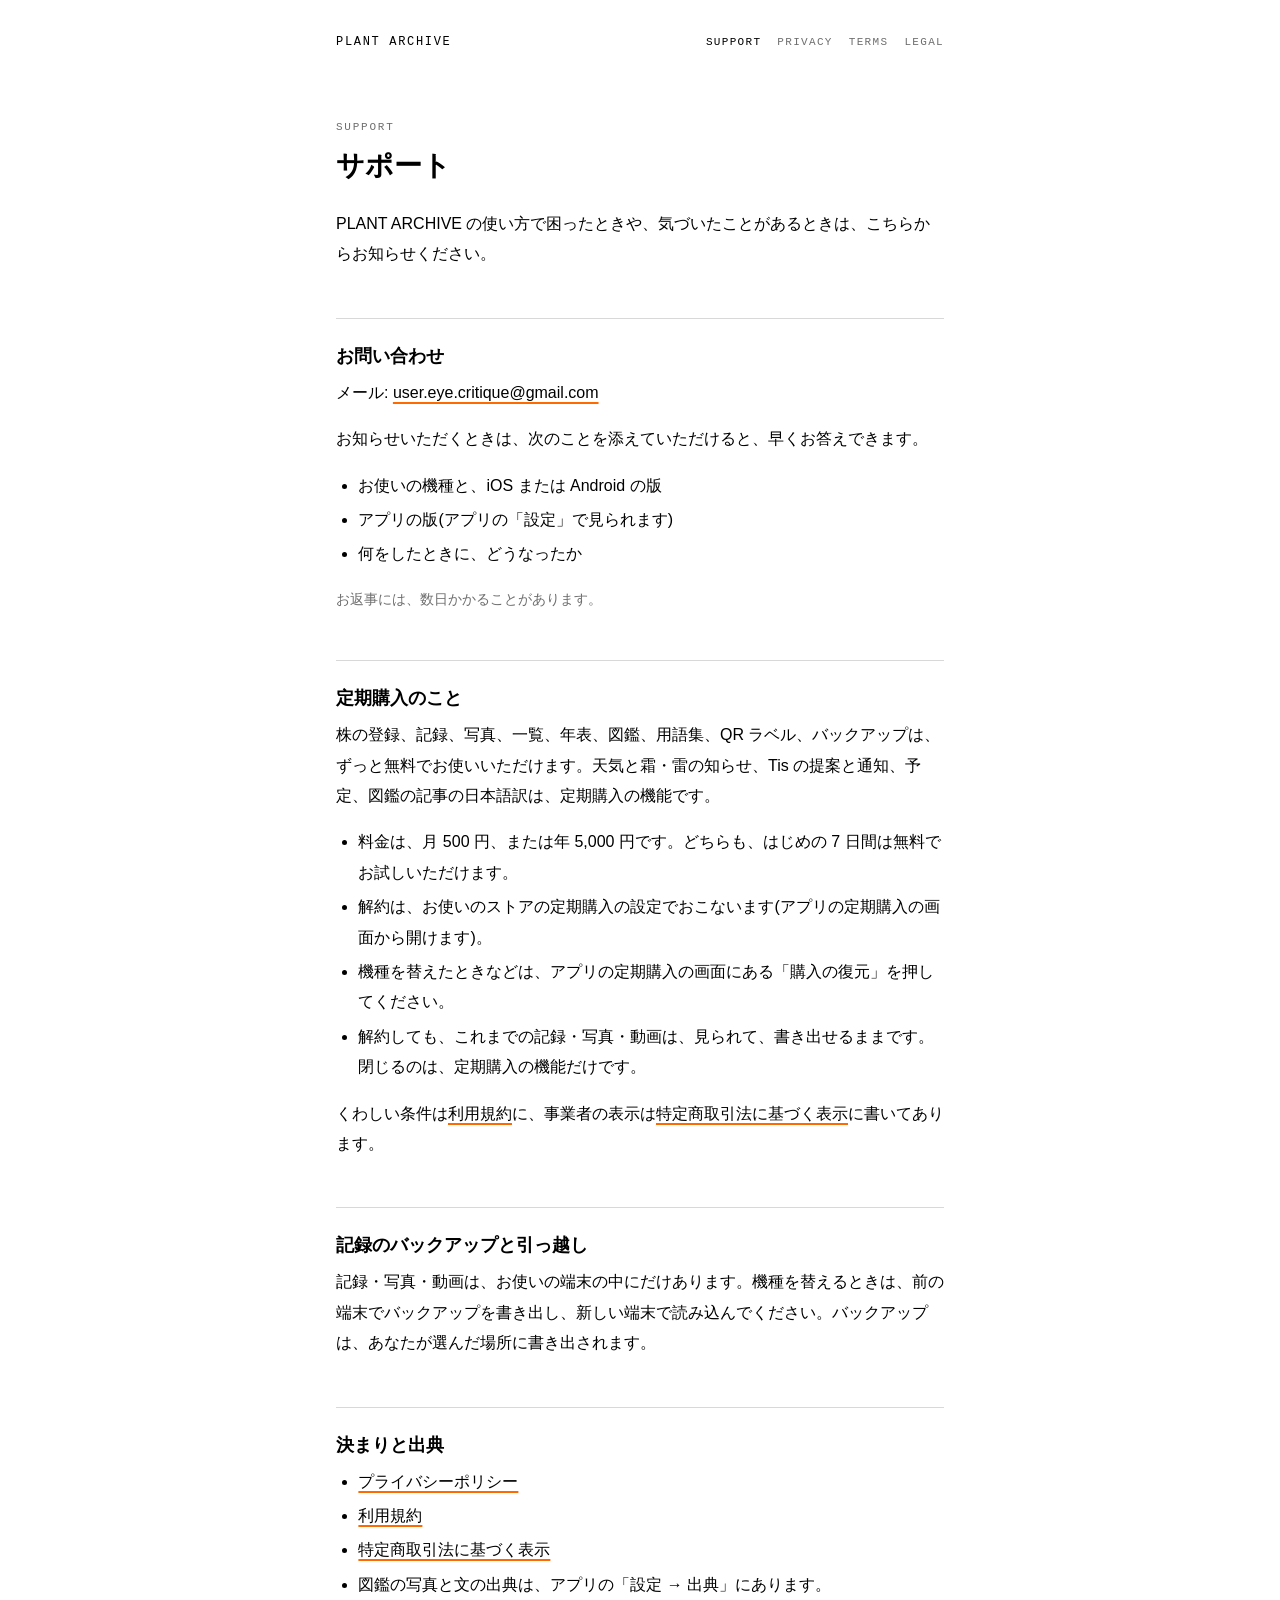
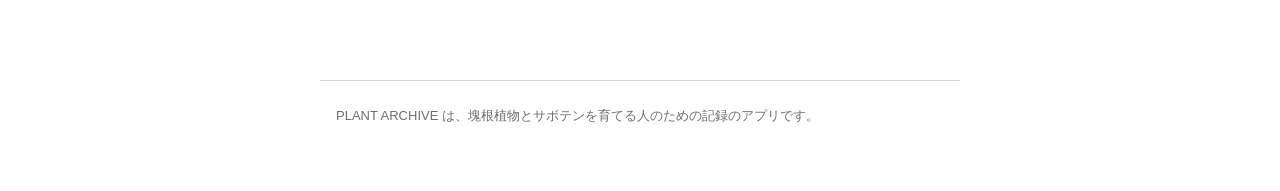
<file: index.html>
<!doctype html>
<html lang="ja">
<head>
<meta charset="utf-8">
<meta name="viewport" content="width=device-width, initial-scale=1">
<meta name="color-scheme" content="light dark">
<meta name="description" content="PLANT ARCHIVE のサポートのページです。">
<title>サポート | PLANT ARCHIVE</title>
<link rel="stylesheet" href="style.css">
</head>
<body>
<header class="site">
<a class="brand" href="index.html">PLANT ARCHIVE</a>
<nav class="site" aria-label="ページ"><a href="index.html" aria-current="page">SUPPORT</a><a href="privacy.html">PRIVACY</a><a href="terms.html">TERMS</a><a href="tokushoho.html">LEGAL</a></nav>
</header>
<main>
<p class="label">SUPPORT</p>
<h1>サポート</h1>
<p class="lead">PLANT ARCHIVE の使い方で困ったときや、気づいたことがあるときは、こちらからお知らせください。</p>

<h2>お問い合わせ</h2>
<p>メール: <a href="mailto:user.eye.critique@gmail.com">user.eye.critique@gmail.com</a></p>
<p>お知らせいただくときは、次のことを添えていただけると、早くお答えできます。</p>
<ul>
<li>お使いの機種と、iOS または Android の版</li>
<li>アプリの版(アプリの「設定」で見られます)</li>
<li>何をしたときに、どうなったか</li>
</ul>
<p class="note">お返事には、数日かかることがあります。</p>

<h2>定期購入のこと</h2>
<p>株の登録、記録、写真、一覧、年表、図鑑、用語集、QR ラベル、バックアップは、ずっと無料でお使いいただけます。天気と霜・雷の知らせ、Tis の提案と通知、予定、図鑑の記事の日本語訳は、定期購入の機能です。</p>
<ul>
<li>料金は、月 500 円、または年 5,000 円です。どちらも、はじめの 7 日間は無料でお試しいただけます。</li>
<li>解約は、お使いのストアの定期購入の設定でおこないます(アプリの定期購入の画面から開けます)。</li>
<li>機種を替えたときなどは、アプリの定期購入の画面にある「購入の復元」を押してください。</li>
<li>解約しても、これまでの記録・写真・動画は、見られて、書き出せるままです。閉じるのは、定期購入の機能だけです。</li>
</ul>
<p>くわしい条件は<a href="terms.html">利用規約</a>に、事業者の表示は<a href="tokushoho.html">特定商取引法に基づく表示</a>に書いてあります。</p>

<h2>記録のバックアップと引っ越し</h2>
<p>記録・写真・動画は、お使いの端末の中にだけあります。機種を替えるときは、前の端末でバックアップを書き出し、新しい端末で読み込んでください。バックアップは、あなたが選んだ場所に書き出されます。</p>

<h2>決まりと出典</h2>
<ul>
<li><a href="privacy.html">プライバシーポリシー</a></li>
<li><a href="terms.html">利用規約</a></li>
<li><a href="tokushoho.html">特定商取引法に基づく表示</a></li>
<li>図鑑の写真と文の出典は、アプリの「設定 → 出典」にあります。</li>
</ul>
</main>
<footer class="site">
<p>PLANT ARCHIVE は、塊根植物とサボテンを育てる人のための記録のアプリです。</p>
</footer>
</body>
</html>
</file>
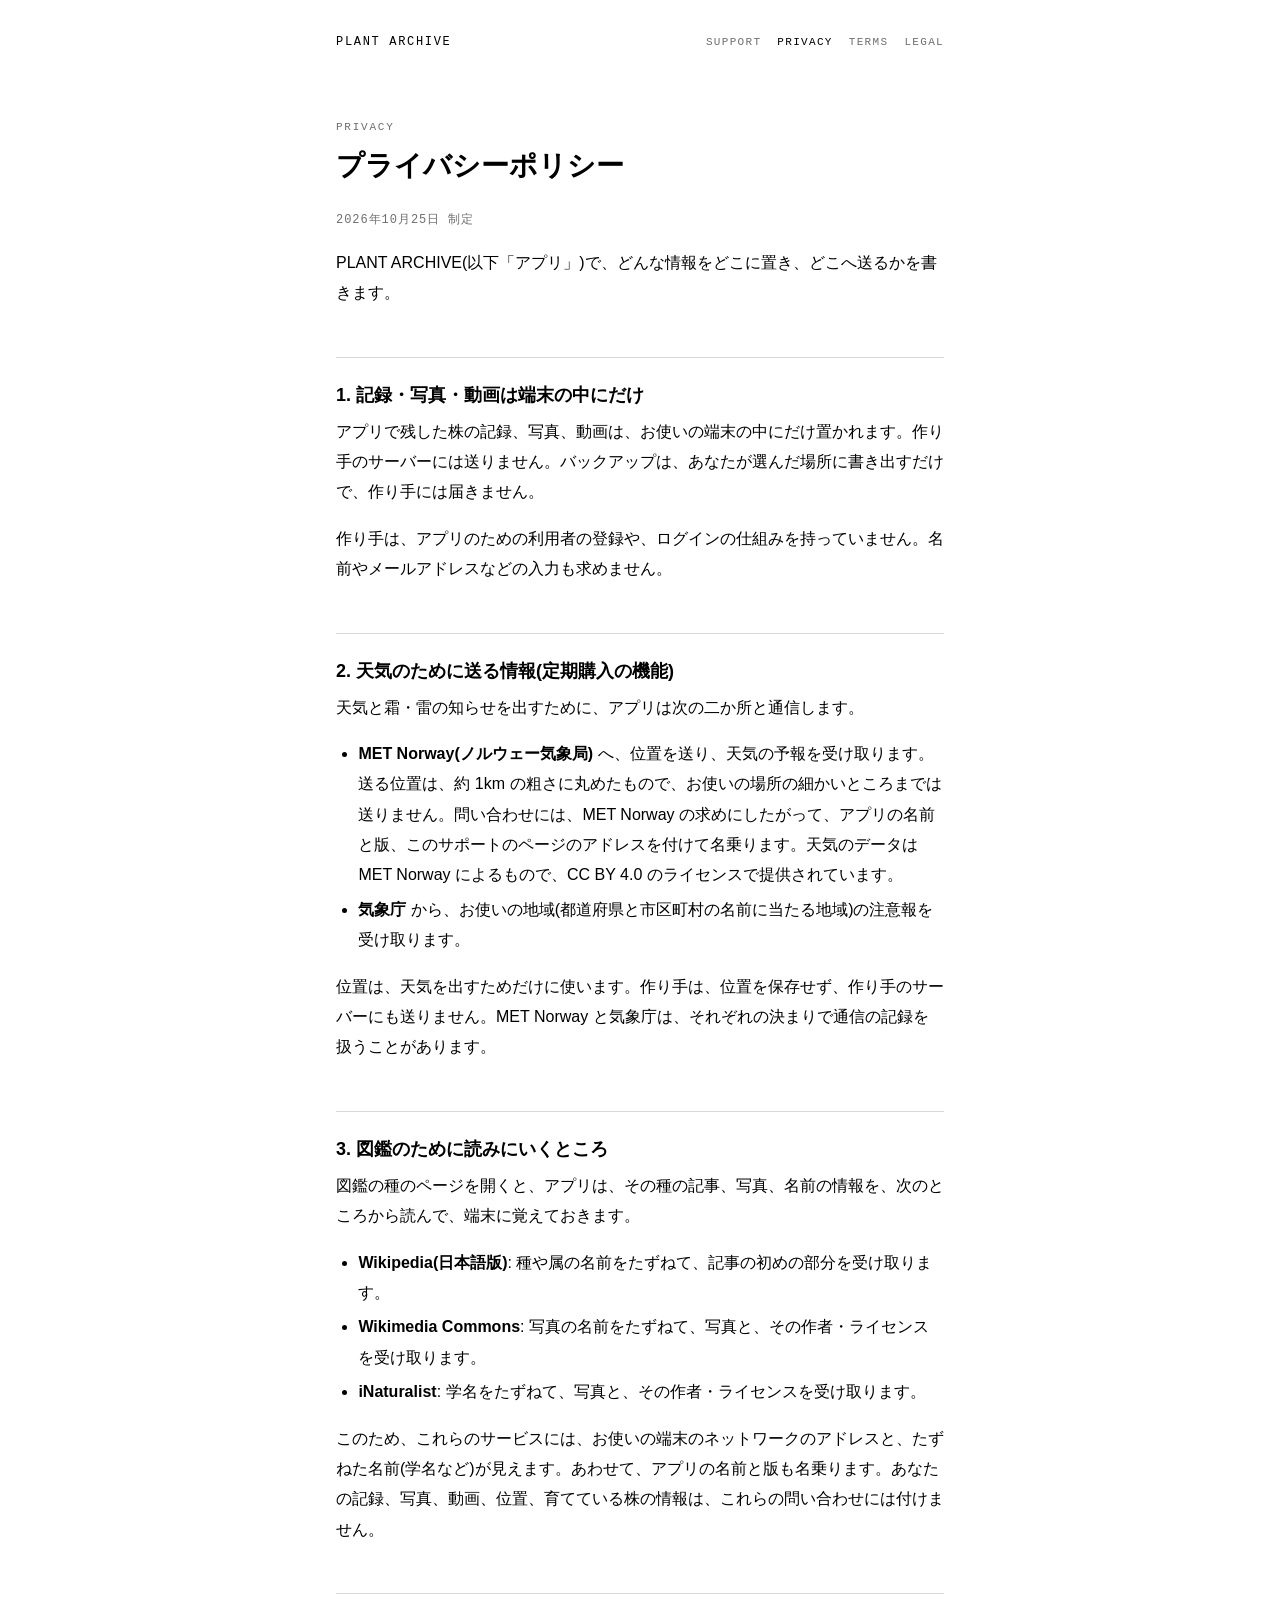
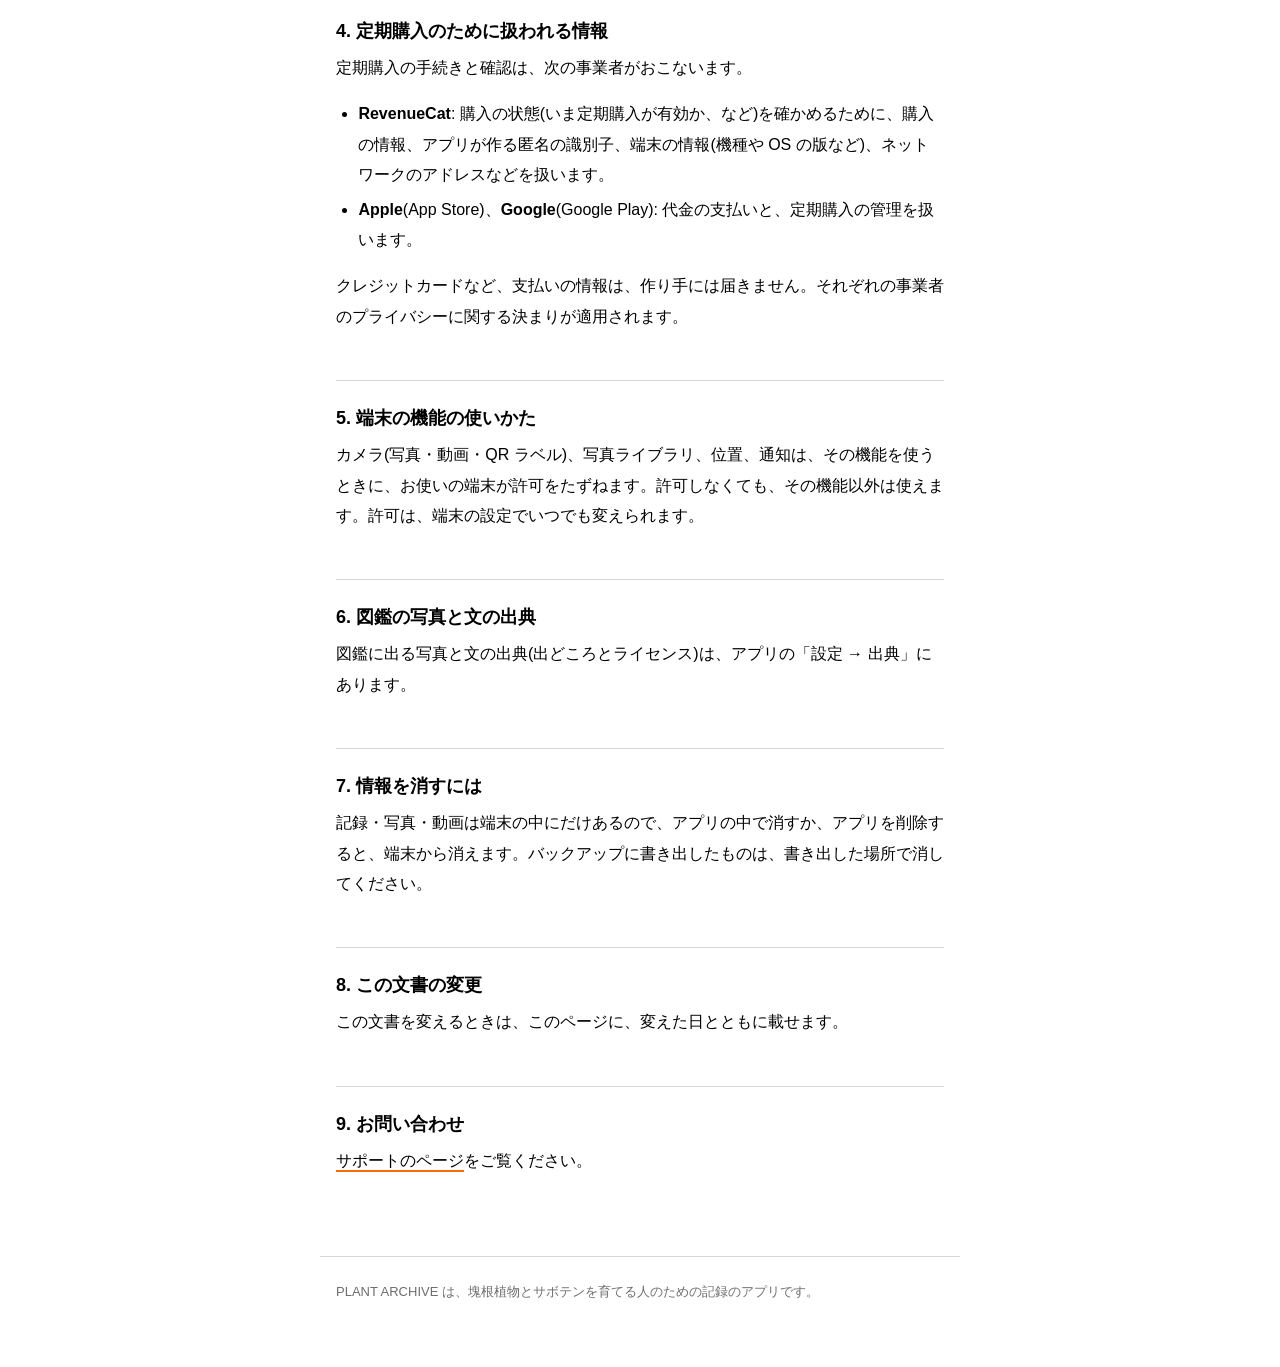
<file: privacy.html>
<!doctype html>
<html lang="ja">
<head>
<meta charset="utf-8">
<meta name="viewport" content="width=device-width, initial-scale=1">
<meta name="color-scheme" content="light dark">
<meta name="description" content="PLANT ARCHIVE のプライバシーポリシーです。">
<title>プライバシーポリシー | PLANT ARCHIVE</title>
<link rel="stylesheet" href="style.css">
</head>
<body>
<header class="site">
<a class="brand" href="index.html">PLANT ARCHIVE</a>
<nav class="site" aria-label="ページ"><a href="index.html">SUPPORT</a><a href="privacy.html" aria-current="page">PRIVACY</a><a href="terms.html">TERMS</a><a href="tokushoho.html">LEGAL</a></nav>
</header>
<main>
<p class="label">PRIVACY</p>
<h1>プライバシーポリシー</h1>
<p class="date">2026年10月25日 制定</p>
<p class="lead">PLANT ARCHIVE(以下「アプリ」)で、どんな情報をどこに置き、どこへ送るかを書きます。</p>

<h2>1. 記録・写真・動画は端末の中にだけ</h2>
<p>アプリで残した株の記録、写真、動画は、お使いの端末の中にだけ置かれます。作り手のサーバーには送りません。バックアップは、あなたが選んだ場所に書き出すだけで、作り手には届きません。</p>
<p>作り手は、アプリのための利用者の登録や、ログインの仕組みを持っていません。名前やメールアドレスなどの入力も求めません。</p>

<h2>2. 天気のために送る情報(定期購入の機能)</h2>
<p>天気と霜・雷の知らせを出すために、アプリは次の二か所と通信します。</p>
<ul>
<li><strong>MET Norway(ノルウェー気象局)</strong> へ、位置を送り、天気の予報を受け取ります。送る位置は、約 1km の粗さに丸めたもので、お使いの場所の細かいところまでは送りません。問い合わせには、MET Norway の求めにしたがって、アプリの名前と版、このサポートのページのアドレスを付けて名乗ります。天気のデータは MET Norway によるもので、CC BY 4.0 のライセンスで提供されています。</li>
<li><strong>気象庁</strong> から、お使いの地域(都道府県と市区町村の名前に当たる地域)の注意報を受け取ります。</li>
</ul>
<p>位置は、天気を出すためだけに使います。作り手は、位置を保存せず、作り手のサーバーにも送りません。MET Norway と気象庁は、それぞれの決まりで通信の記録を扱うことがあります。</p>

<h2>3. 図鑑のために読みにいくところ</h2>
<p>図鑑の種のページを開くと、アプリは、その種の記事、写真、名前の情報を、次のところから読んで、端末に覚えておきます。</p>
<ul>
<li><strong>Wikipedia(日本語版)</strong>: 種や属の名前をたずねて、記事の初めの部分を受け取ります。</li>
<li><strong>Wikimedia Commons</strong>: 写真の名前をたずねて、写真と、その作者・ライセンスを受け取ります。</li>
<li><strong>iNaturalist</strong>: 学名をたずねて、写真と、その作者・ライセンスを受け取ります。</li>
</ul>
<p>このため、これらのサービスには、お使いの端末のネットワークのアドレスと、たずねた名前(学名など)が見えます。あわせて、アプリの名前と版も名乗ります。あなたの記録、写真、動画、位置、育てている株の情報は、これらの問い合わせには付けません。</p>

<h2>4. 定期購入のために扱われる情報</h2>
<p>定期購入の手続きと確認は、次の事業者がおこないます。</p>
<ul>
<li><strong>RevenueCat</strong>: 購入の状態(いま定期購入が有効か、など)を確かめるために、購入の情報、アプリが作る匿名の識別子、端末の情報(機種や OS の版など)、ネットワークのアドレスなどを扱います。</li>
<li><strong>Apple</strong>(App Store)、<strong>Google</strong>(Google Play): 代金の支払いと、定期購入の管理を扱います。</li>
</ul>
<p>クレジットカードなど、支払いの情報は、作り手には届きません。それぞれの事業者のプライバシーに関する決まりが適用されます。</p>

<h2>5. 端末の機能の使いかた</h2>
<p>カメラ(写真・動画・QR ラベル)、写真ライブラリ、位置、通知は、その機能を使うときに、お使いの端末が許可をたずねます。許可しなくても、その機能以外は使えます。許可は、端末の設定でいつでも変えられます。</p>

<h2>6. 図鑑の写真と文の出典</h2>
<p>図鑑に出る写真と文の出典(出どころとライセンス)は、アプリの「設定 → 出典」にあります。</p>

<h2>7. 情報を消すには</h2>
<p>記録・写真・動画は端末の中にだけあるので、アプリの中で消すか、アプリを削除すると、端末から消えます。バックアップに書き出したものは、書き出した場所で消してください。</p>

<h2>8. この文書の変更</h2>
<p>この文書を変えるときは、このページに、変えた日とともに載せます。</p>

<h2>9. お問い合わせ</h2>
<p><a href="index.html">サポートのページ</a>をご覧ください。</p>
</main>
<footer class="site">
<p>PLANT ARCHIVE は、塊根植物とサボテンを育てる人のための記録のアプリです。</p>
</footer>
</body>
</html>
</file>
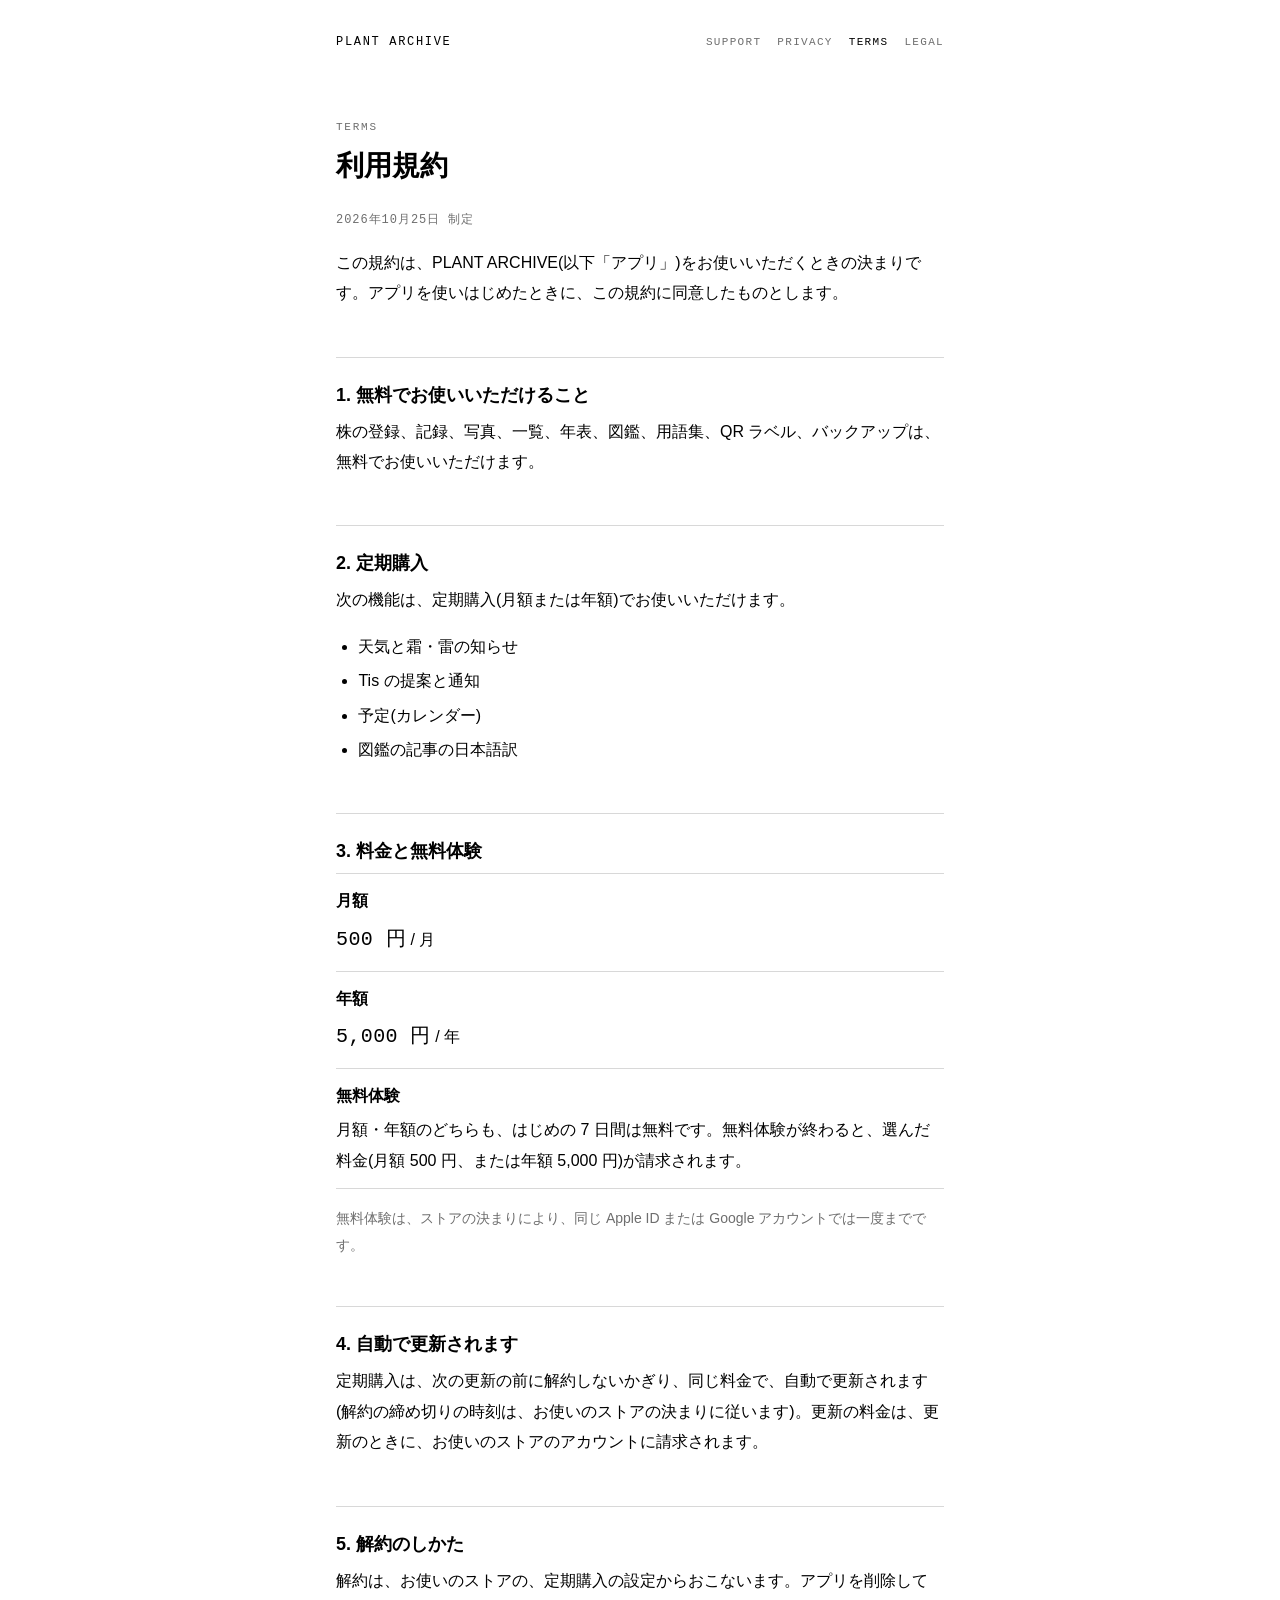
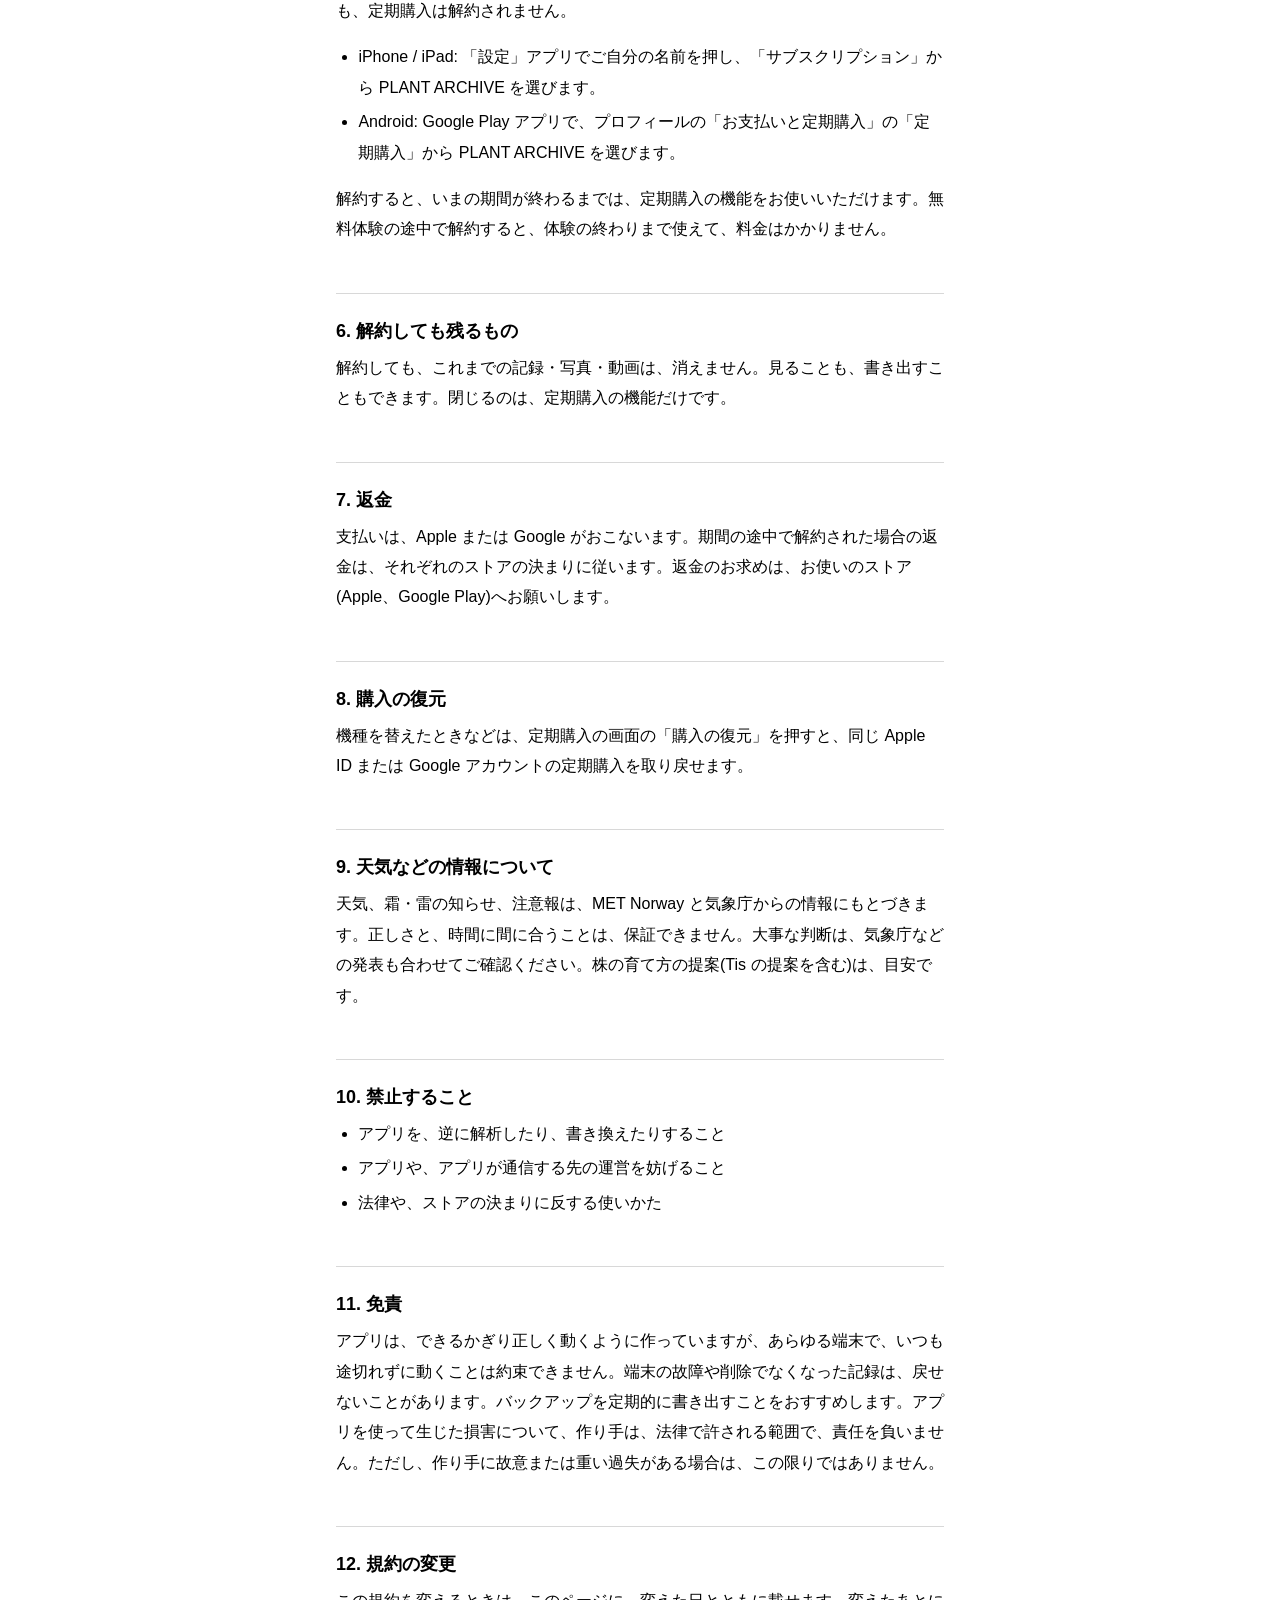
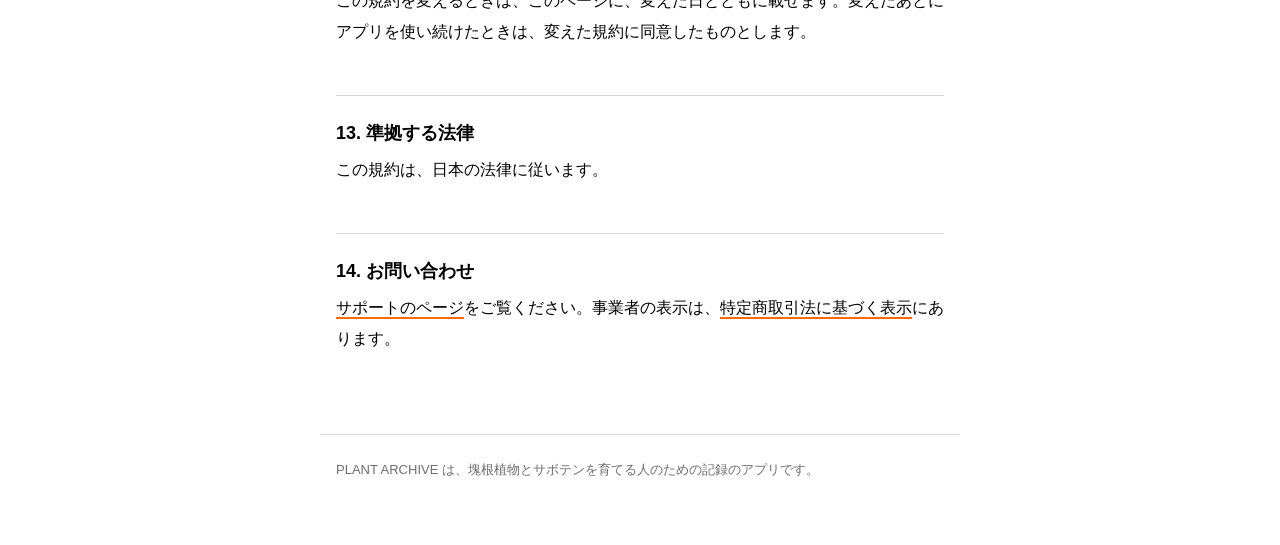
<file: terms.html>
<!doctype html>
<html lang="ja">
<head>
<meta charset="utf-8">
<meta name="viewport" content="width=device-width, initial-scale=1">
<meta name="color-scheme" content="light dark">
<meta name="description" content="PLANT ARCHIVE の利用規約です。">
<title>利用規約 | PLANT ARCHIVE</title>
<link rel="stylesheet" href="style.css">
</head>
<body>
<header class="site">
<a class="brand" href="index.html">PLANT ARCHIVE</a>
<nav class="site" aria-label="ページ"><a href="index.html">SUPPORT</a><a href="privacy.html">PRIVACY</a><a href="terms.html" aria-current="page">TERMS</a><a href="tokushoho.html">LEGAL</a></nav>
</header>
<main>
<p class="label">TERMS</p>
<h1>利用規約</h1>
<p class="date">2026年10月25日 制定</p>
<p class="lead">この規約は、PLANT ARCHIVE(以下「アプリ」)をお使いいただくときの決まりです。アプリを使いはじめたときに、この規約に同意したものとします。</p>

<h2>1. 無料でお使いいただけること</h2>
<p>株の登録、記録、写真、一覧、年表、図鑑、用語集、QR ラベル、バックアップは、無料でお使いいただけます。</p>

<h2>2. 定期購入</h2>
<p>次の機能は、定期購入(月額または年額)でお使いいただけます。</p>
<ul>
<li>天気と霜・雷の知らせ</li>
<li>Tis の提案と通知</li>
<li>予定(カレンダー)</li>
<li>図鑑の記事の日本語訳</li>
</ul>

<h2>3. 料金と無料体験</h2>
<dl class="rows">
<div><dt>月額</dt><dd><span class="price">500 円</span> / 月</dd></div>
<div><dt>年額</dt><dd><span class="price">5,000 円</span> / 年</dd></div>
<div><dt>無料体験</dt><dd>月額・年額のどちらも、はじめの 7 日間は無料です。無料体験が終わると、選んだ料金(月額 500 円、または年額 5,000 円)が請求されます。</dd></div>
</dl>
<p class="note">無料体験は、ストアの決まりにより、同じ Apple ID または Google アカウントでは一度までです。</p>

<h2>4. 自動で更新されます</h2>
<p>定期購入は、次の更新の前に解約しないかぎり、同じ料金で、自動で更新されます(解約の締め切りの時刻は、お使いのストアの決まりに従います)。更新の料金は、更新のときに、お使いのストアのアカウントに請求されます。</p>

<h2>5. 解約のしかた</h2>
<p>解約は、お使いのストアの、定期購入の設定からおこないます。アプリを削除しても、定期購入は解約されません。</p>
<ul>
<li>iPhone / iPad: 「設定」アプリでご自分の名前を押し、「サブスクリプション」から PLANT ARCHIVE を選びます。</li>
<li>Android: Google Play アプリで、プロフィールの「お支払いと定期購入」の「定期購入」から PLANT ARCHIVE を選びます。</li>
</ul>
<p>解約すると、いまの期間が終わるまでは、定期購入の機能をお使いいただけます。無料体験の途中で解約すると、体験の終わりまで使えて、料金はかかりません。</p>

<h2>6. 解約しても残るもの</h2>
<p>解約しても、これまでの記録・写真・動画は、消えません。見ることも、書き出すこともできます。閉じるのは、定期購入の機能だけです。</p>

<h2>7. 返金</h2>
<p>支払いは、Apple または Google がおこないます。期間の途中で解約された場合の返金は、それぞれのストアの決まりに従います。返金のお求めは、お使いのストア(Apple、Google Play)へお願いします。</p>

<h2>8. 購入の復元</h2>
<p>機種を替えたときなどは、定期購入の画面の「購入の復元」を押すと、同じ Apple ID または Google アカウントの定期購入を取り戻せます。</p>

<h2>9. 天気などの情報について</h2>
<p>天気、霜・雷の知らせ、注意報は、MET Norway と気象庁からの情報にもとづきます。正しさと、時間に間に合うことは、保証できません。大事な判断は、気象庁などの発表も合わせてご確認ください。株の育て方の提案(Tis の提案を含む)は、目安です。</p>

<h2>10. 禁止すること</h2>
<ul>
<li>アプリを、逆に解析したり、書き換えたりすること</li>
<li>アプリや、アプリが通信する先の運営を妨げること</li>
<li>法律や、ストアの決まりに反する使いかた</li>
</ul>

<h2>11. 免責</h2>
<p>アプリは、できるかぎり正しく動くように作っていますが、あらゆる端末で、いつも途切れずに動くことは約束できません。端末の故障や削除でなくなった記録は、戻せないことがあります。バックアップを定期的に書き出すことをおすすめします。アプリを使って生じた損害について、作り手は、法律で許される範囲で、責任を負いません。ただし、作り手に故意または重い過失がある場合は、この限りではありません。</p>

<h2>12. 規約の変更</h2>
<p>この規約を変えるときは、このページに、変えた日とともに載せます。変えたあとにアプリを使い続けたときは、変えた規約に同意したものとします。</p>

<h2>13. 準拠する法律</h2>
<p>この規約は、日本の法律に従います。</p>

<h2>14. お問い合わせ</h2>
<p><a href="index.html">サポートのページ</a>をご覧ください。事業者の表示は、<a href="tokushoho.html">特定商取引法に基づく表示</a>にあります。</p>
</main>
<footer class="site">
<p>PLANT ARCHIVE は、塊根植物とサボテンを育てる人のための記録のアプリです。</p>
</footer>
</body>
</html>
</file>
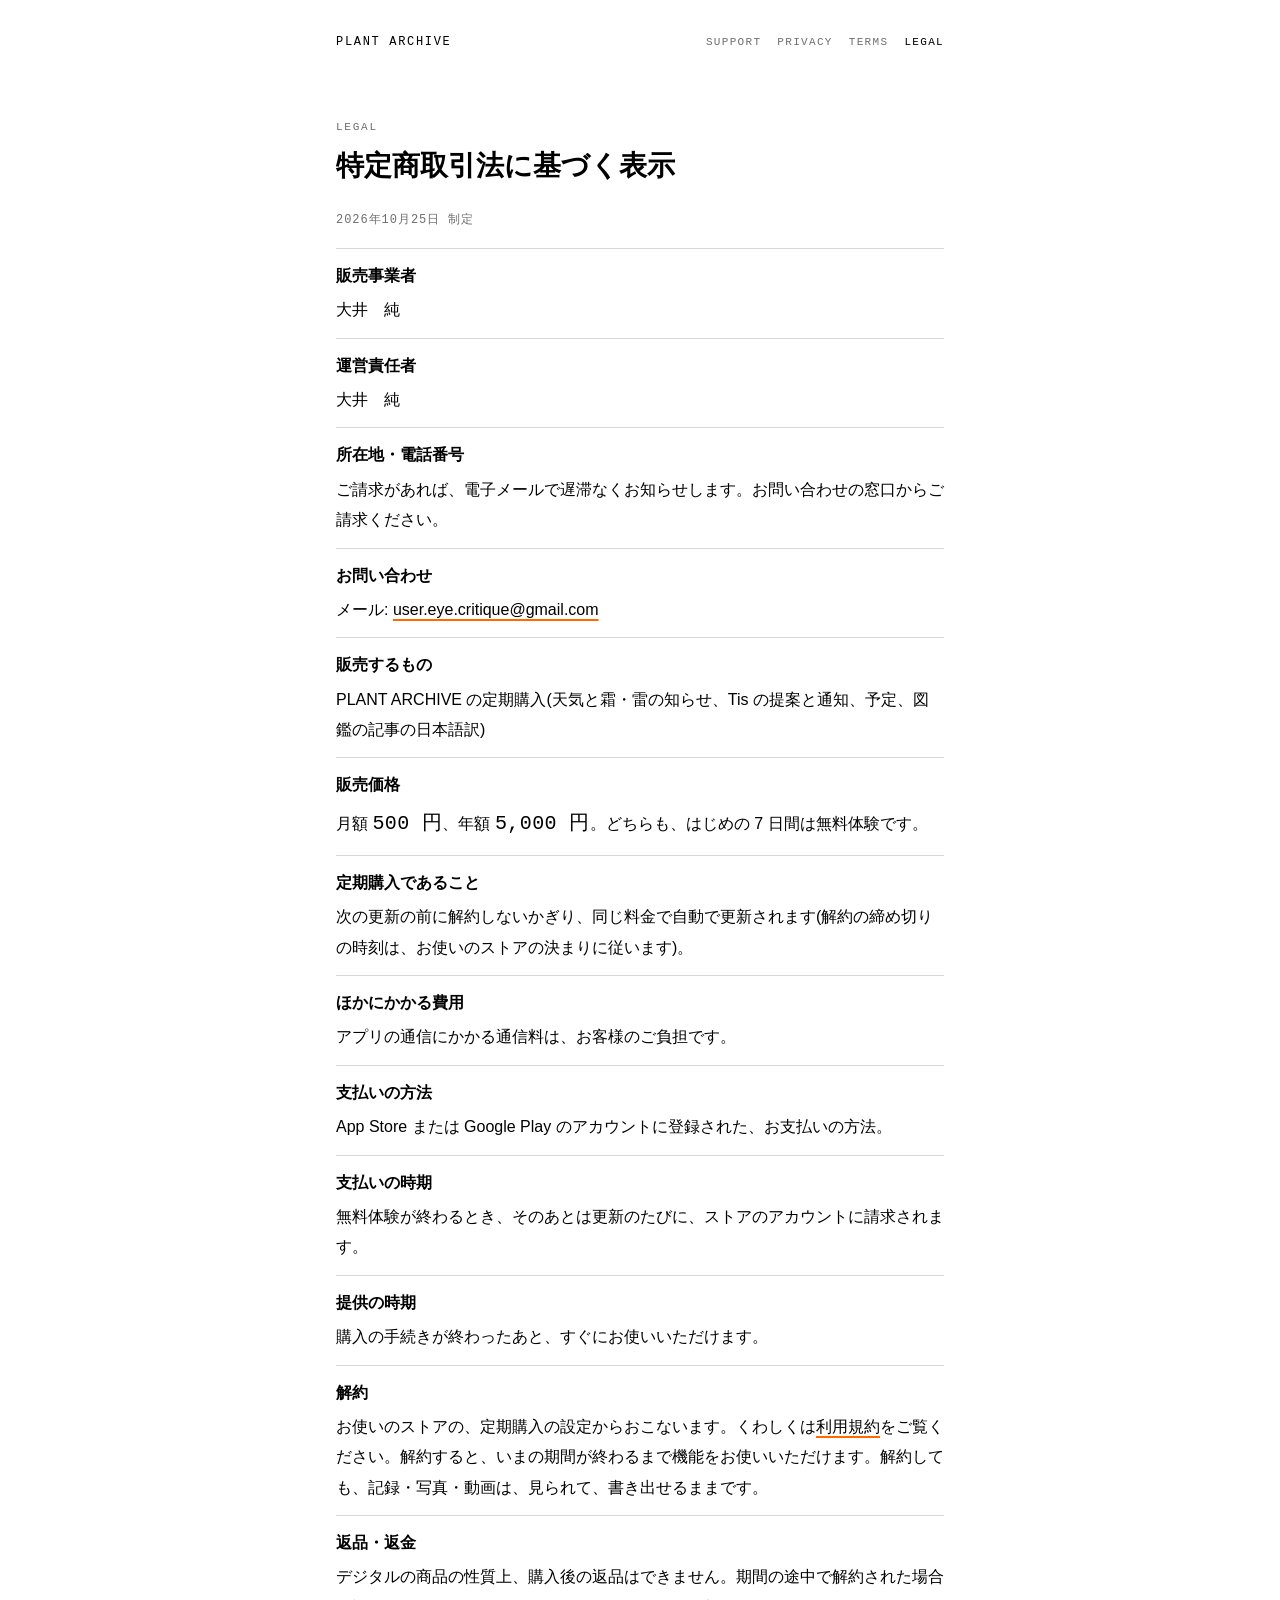
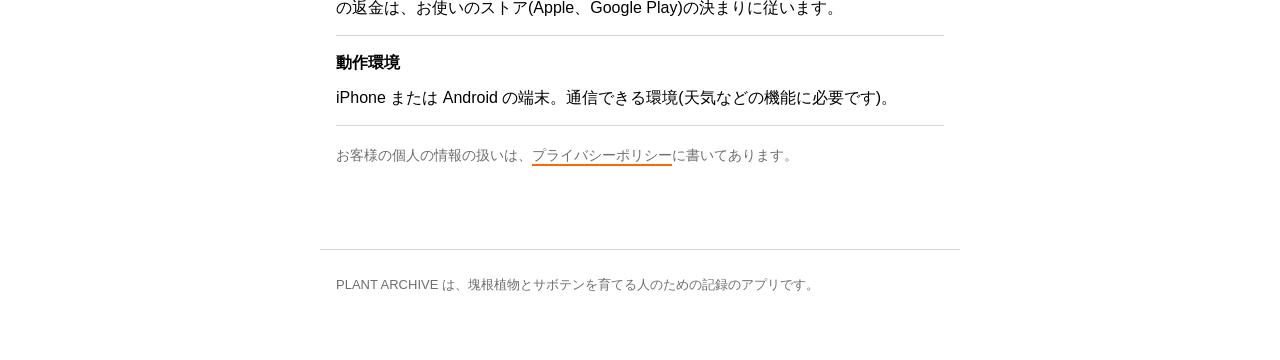
<file: tokushoho.html>
<!doctype html>
<html lang="ja">
<head>
<meta charset="utf-8">
<meta name="viewport" content="width=device-width, initial-scale=1">
<meta name="color-scheme" content="light dark">
<meta name="description" content="特定商取引法に基づく表示です。">
<title>特定商取引法に基づく表示 | PLANT ARCHIVE</title>
<link rel="stylesheet" href="style.css">
</head>
<body>
<header class="site">
<a class="brand" href="index.html">PLANT ARCHIVE</a>
<nav class="site" aria-label="ページ"><a href="index.html">SUPPORT</a><a href="privacy.html">PRIVACY</a><a href="terms.html">TERMS</a><a href="tokushoho.html" aria-current="page">LEGAL</a></nav>
</header>
<main>
<p class="label">LEGAL</p>
<h1>特定商取引法に基づく表示</h1>
<p class="date">2026年10月25日 制定</p>
<dl class="rows">
<div><dt>販売事業者</dt><dd>大井　純</dd></div>
<div><dt>運営責任者</dt><dd>大井　純</dd></div>
<div><dt>所在地・電話番号</dt><dd>ご請求があれば、電子メールで遅滞なくお知らせします。お問い合わせの窓口からご請求ください。</dd></div>
<div><dt>お問い合わせ</dt><dd>メール: <a href="mailto:user.eye.critique@gmail.com">user.eye.critique@gmail.com</a></dd></div>
<div><dt>販売するもの</dt><dd>PLANT ARCHIVE の定期購入(天気と霜・雷の知らせ、Tis の提案と通知、予定、図鑑の記事の日本語訳)</dd></div>
<div><dt>販売価格</dt><dd>月額 <span class="price">500 円</span>、年額 <span class="price">5,000 円</span>。どちらも、はじめの 7 日間は無料体験です。</dd></div>
<div><dt>定期購入であること</dt><dd>次の更新の前に解約しないかぎり、同じ料金で自動で更新されます(解約の締め切りの時刻は、お使いのストアの決まりに従います)。</dd></div>
<div><dt>ほかにかかる費用</dt><dd>アプリの通信にかかる通信料は、お客様のご負担です。</dd></div>
<div><dt>支払いの方法</dt><dd>App Store または Google Play のアカウントに登録された、お支払いの方法。</dd></div>
<div><dt>支払いの時期</dt><dd>無料体験が終わるとき、そのあとは更新のたびに、ストアのアカウントに請求されます。</dd></div>
<div><dt>提供の時期</dt><dd>購入の手続きが終わったあと、すぐにお使いいただけます。</dd></div>
<div><dt>解約</dt><dd>お使いのストアの、定期購入の設定からおこないます。くわしくは<a href="terms.html">利用規約</a>をご覧ください。解約すると、いまの期間が終わるまで機能をお使いいただけます。解約しても、記録・写真・動画は、見られて、書き出せるままです。</dd></div>
<div><dt>返品・返金</dt><dd>デジタルの商品の性質上、購入後の返品はできません。期間の途中で解約された場合の返金は、お使いのストア(Apple、Google Play)の決まりに従います。</dd></div>
<div><dt>動作環境</dt><dd>iPhone または Android の端末。通信できる環境(天気などの機能に必要です)。</dd></div>
</dl>
<p class="note">お客様の個人の情報の扱いは、<a href="privacy.html">プライバシーポリシー</a>に書いてあります。</p>
</main>
<footer class="site">
<p>PLANT ARCHIVE は、塊根植物とサボテンを育てる人のための記録のアプリです。</p>
</footer>
</body>
</html>
</file>
<file: style.css>
:root {
  --bg: #ffffff;
  --surface: #f2f2f2;
  --text: #000000;
  --muted: #6e6e6e;
  --rule: #d8d8d8;
  --orange: #ff6a00;
  --mono: ui-monospace, "SF Mono", Menlo, Consolas, monospace;
}

@media (prefers-color-scheme: dark) {
  :root {
    --bg: #000000;
    --surface: #1a1a1a;
    --text: #f5f5f5;
    --muted: #9a9a9a;
    --rule: #383838;
  }
}

* { box-sizing: border-box; }

html { -webkit-text-size-adjust: 100%; text-size-adjust: 100%; }

body {
  margin: 0;
  background: var(--bg);
  color: var(--text);
  font-family: -apple-system, BlinkMacSystemFont, "Hiragino Sans", "Hiragino Kaku Gothic ProN", "Yu Gothic", "Noto Sans JP", sans-serif;
  font-size: 16px;
  line-height: 1.9;
  overflow-wrap: anywhere;
}

main, header.site, footer.site {
  max-width: 640px;
  margin: 0 auto;
  padding-left: 16px;
  padding-right: 16px;
}

header.site {
  padding-top: 24px;
  padding-bottom: 8px;
  display: flex;
  flex-wrap: wrap;
  align-items: baseline;
  justify-content: space-between;
  gap: 8px 24px;
}

.brand {
  font-family: var(--mono);
  font-size: 12px;
  letter-spacing: 0.14em;
  text-transform: uppercase;
  color: var(--text);
  text-decoration: none;
}

nav.site { display: flex; flex-wrap: wrap; gap: 4px 16px; }

nav.site a {
  font-family: var(--mono);
  font-size: 11px;
  letter-spacing: 0.12em;
  text-transform: uppercase;
  color: var(--muted);
  text-decoration: none;
  padding: 8px 0;
}

nav.site a[aria-current="page"] { color: var(--text); }

main { padding-top: 48px; padding-bottom: 64px; }

.label {
  font-family: var(--mono);
  font-size: 11px;
  letter-spacing: 0.16em;
  text-transform: uppercase;
  color: var(--muted);
  margin: 0 0 8px;
}

h1 {
  font-size: 28px;
  line-height: 1.4;
  font-weight: 700;
  margin: 0 0 24px;
}

h2 {
  font-size: 18px;
  line-height: 1.5;
  font-weight: 700;
  margin: 48px 0 8px;
  padding-top: 24px;
  border-top: 1px solid var(--rule);
}

p, ul, ol, dl { margin: 0 0 16px; }

ul, ol { padding-left: 1.4em; }
li { margin-bottom: 4px; }

a {
  color: inherit;
  text-decoration: underline;
  text-decoration-color: var(--orange);
  text-decoration-thickness: 2px;
  text-underline-offset: 4px;
}

.lead { color: var(--text); margin-bottom: 32px; }
.note { color: var(--muted); font-size: 14px; }
.date { font-family: var(--mono); font-size: 12px; letter-spacing: 0.08em; color: var(--muted); }

.todo {
  background: var(--surface);
  padding: 2px 8px;
  border-left: 3px solid var(--text);
  font-weight: 700;
}

dl.rows { border-top: 1px solid var(--rule); }
dl.rows div { padding: 12px 0; border-bottom: 1px solid var(--rule); }
dl.rows dt { font-weight: 700; margin: 0 0 4px; }
dl.rows dd { margin: 0; }

.price {
  font-family: var(--mono);
  font-size: 20px;
  letter-spacing: 0.02em;
}

footer.site {
  padding-top: 24px;
  padding-bottom: 48px;
  border-top: 1px solid var(--rule);
  color: var(--muted);
  font-size: 13px;
  line-height: 1.7;
}

:focus-visible { outline: 2px solid var(--text); outline-offset: 2px; }
</file>
